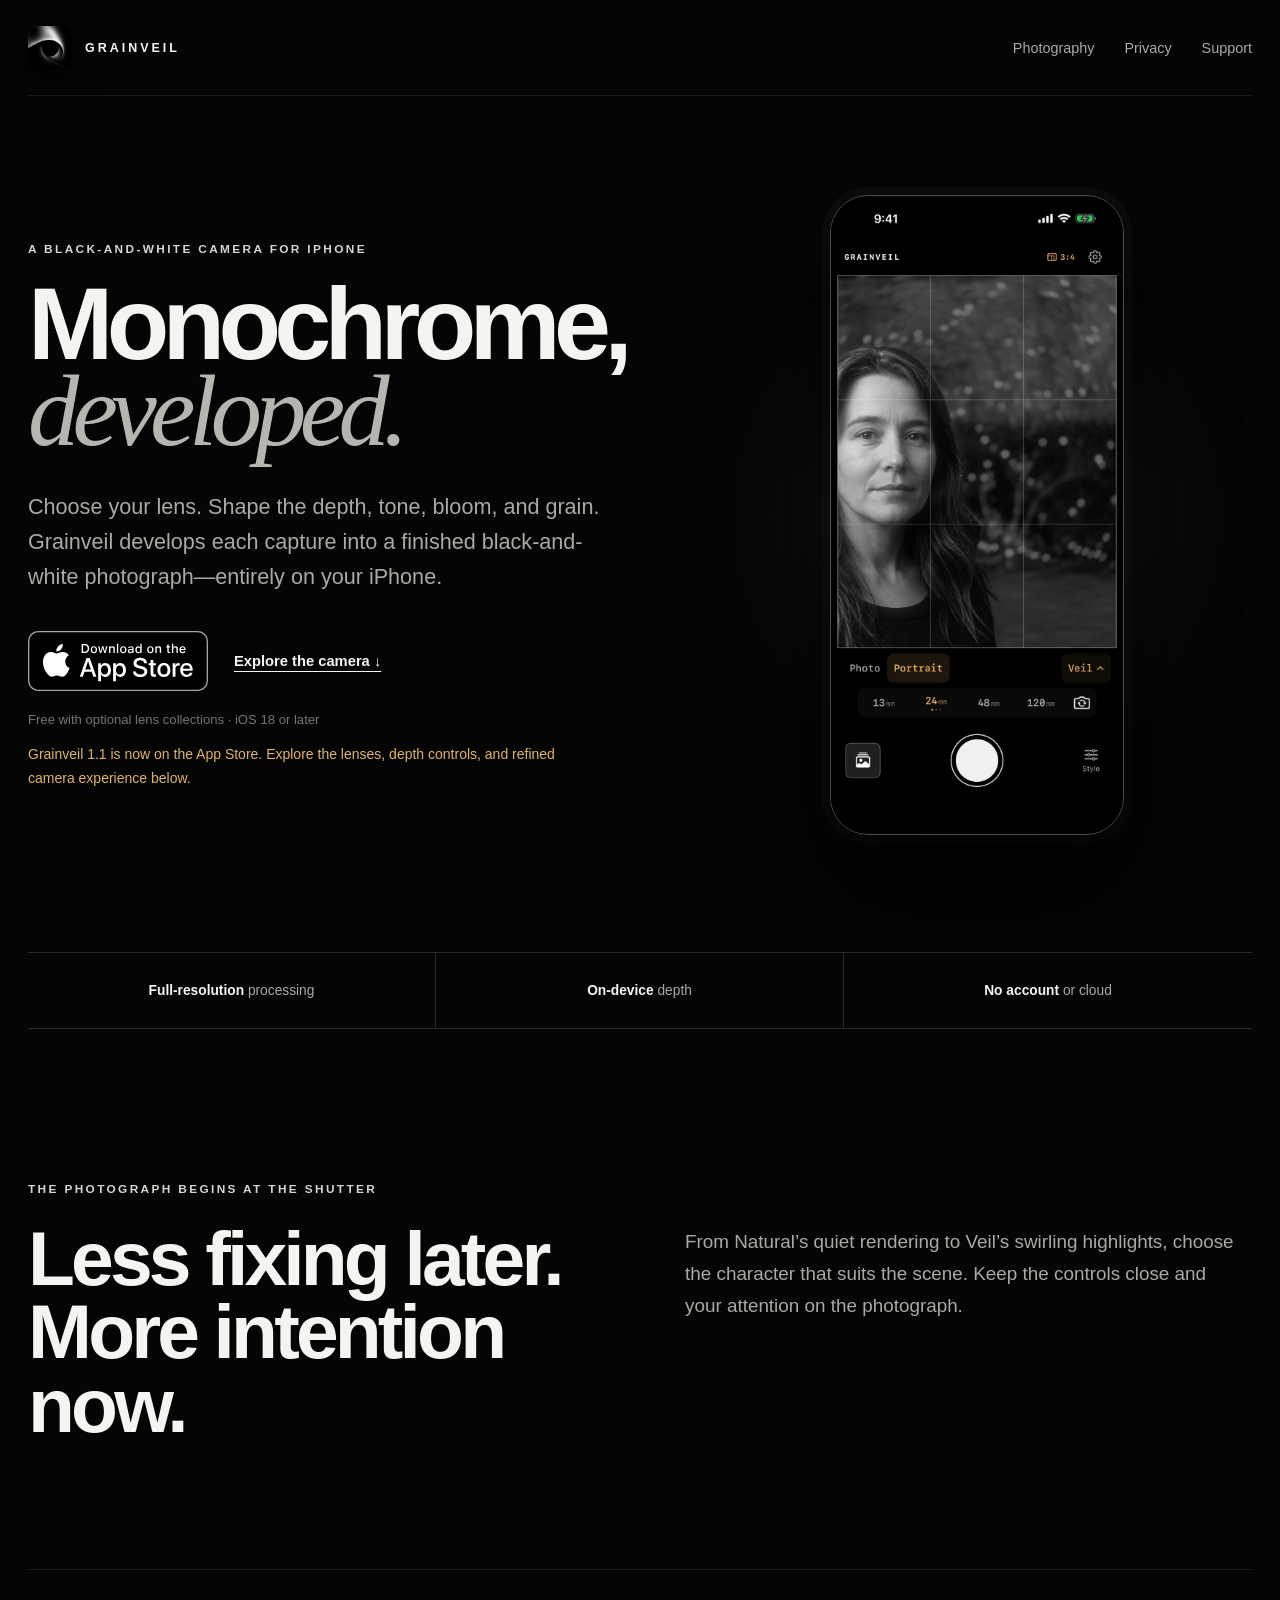
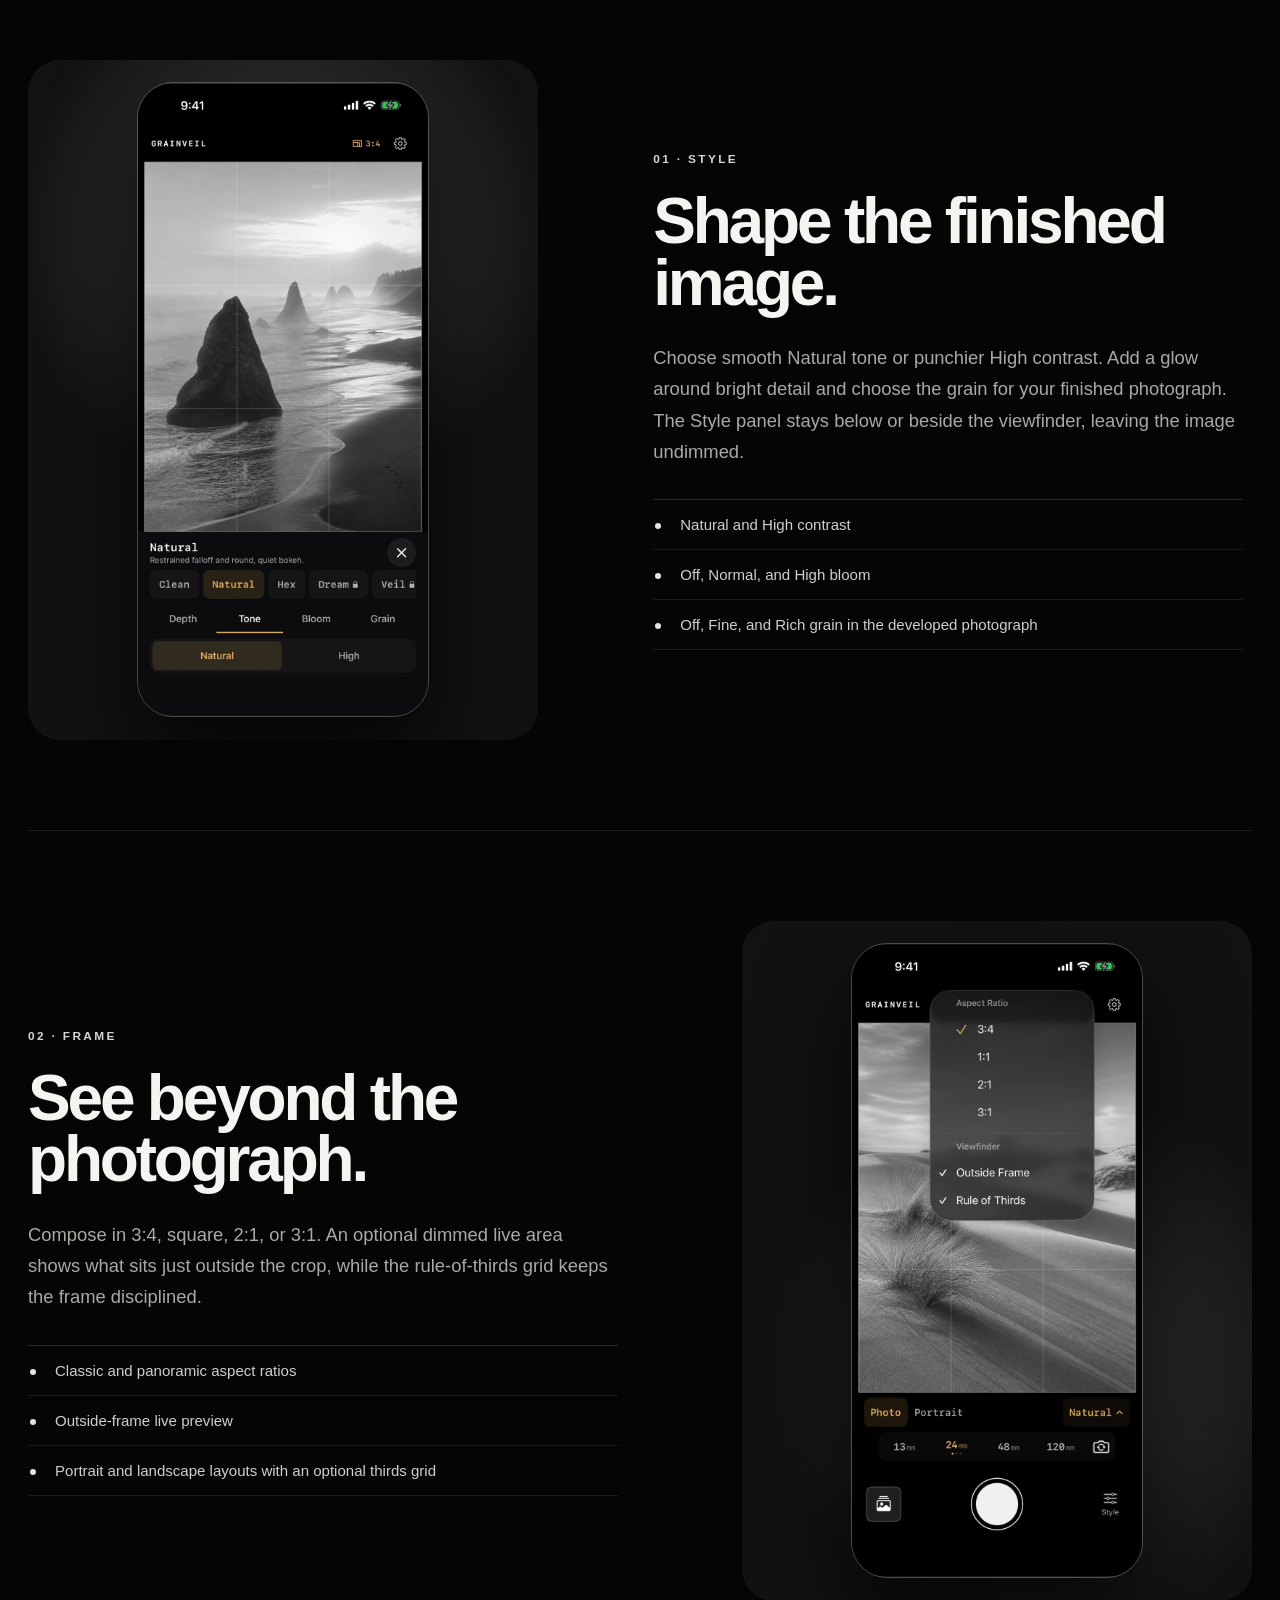
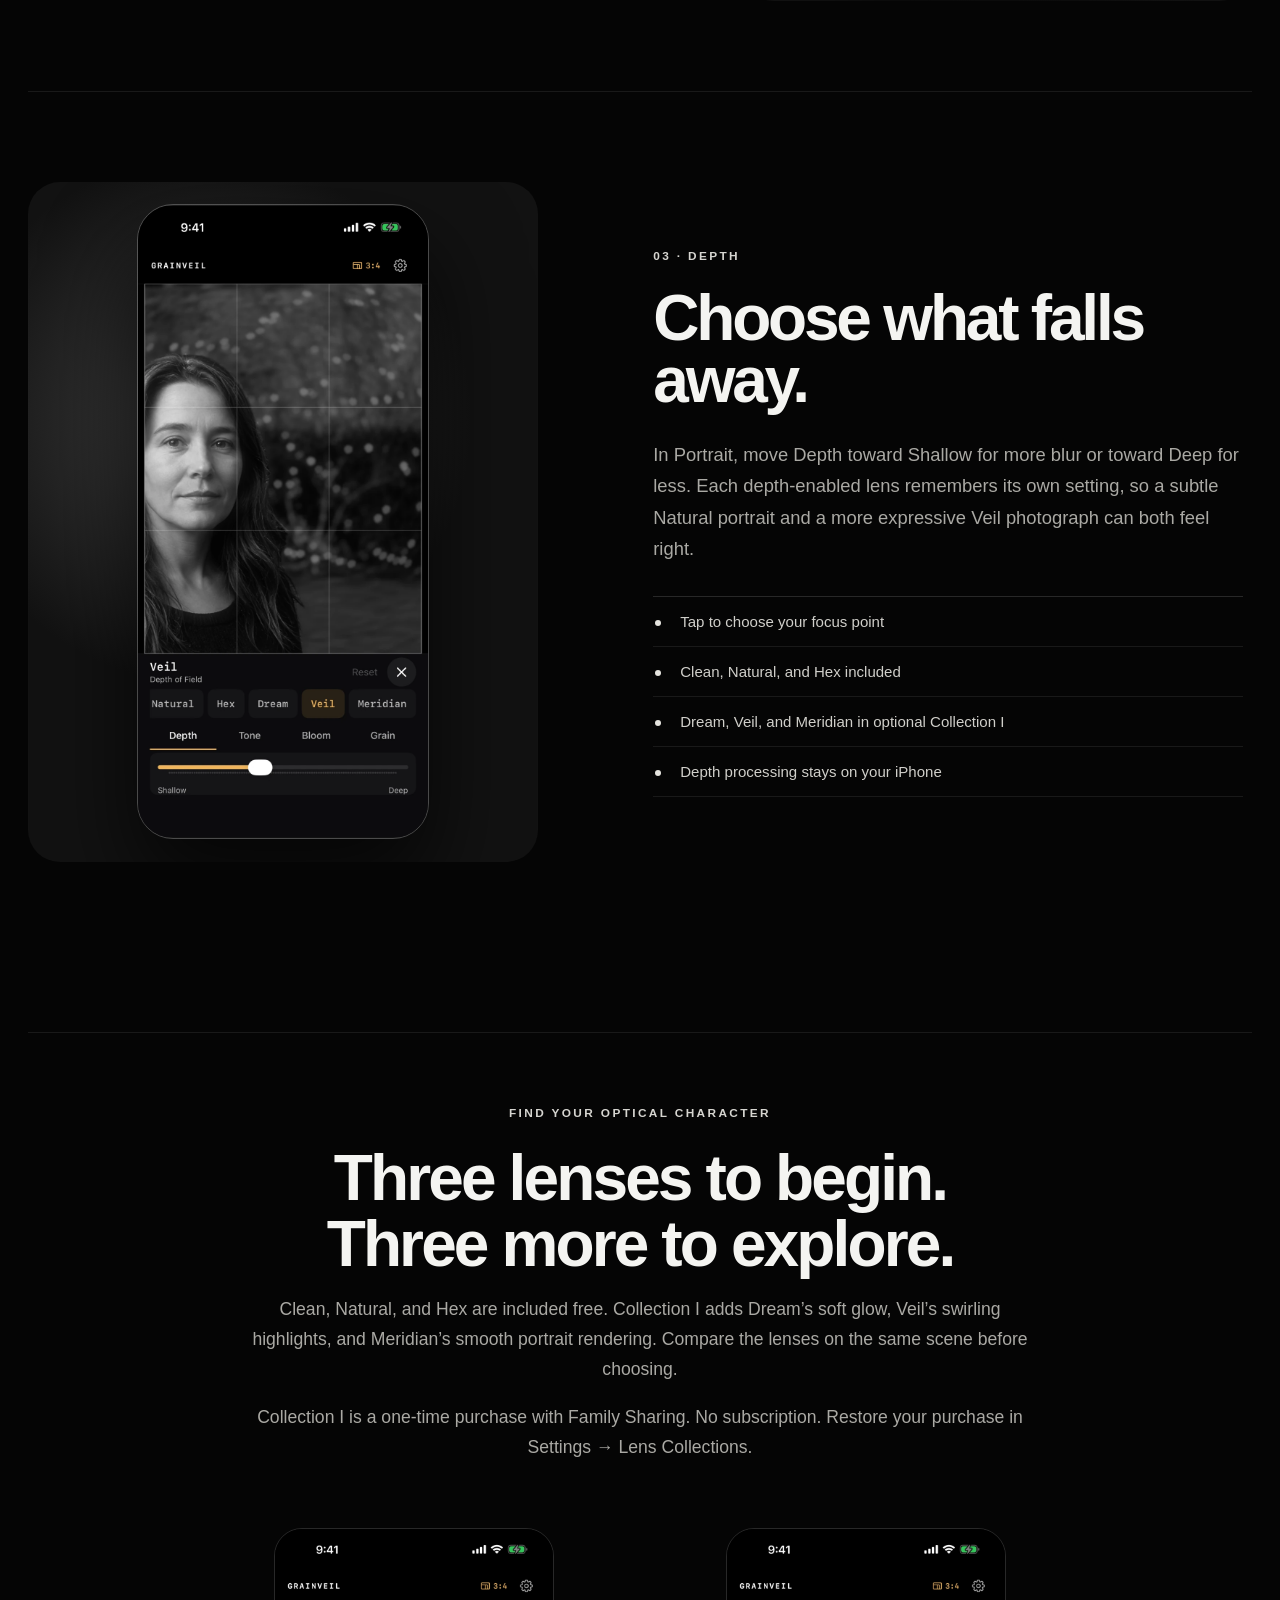
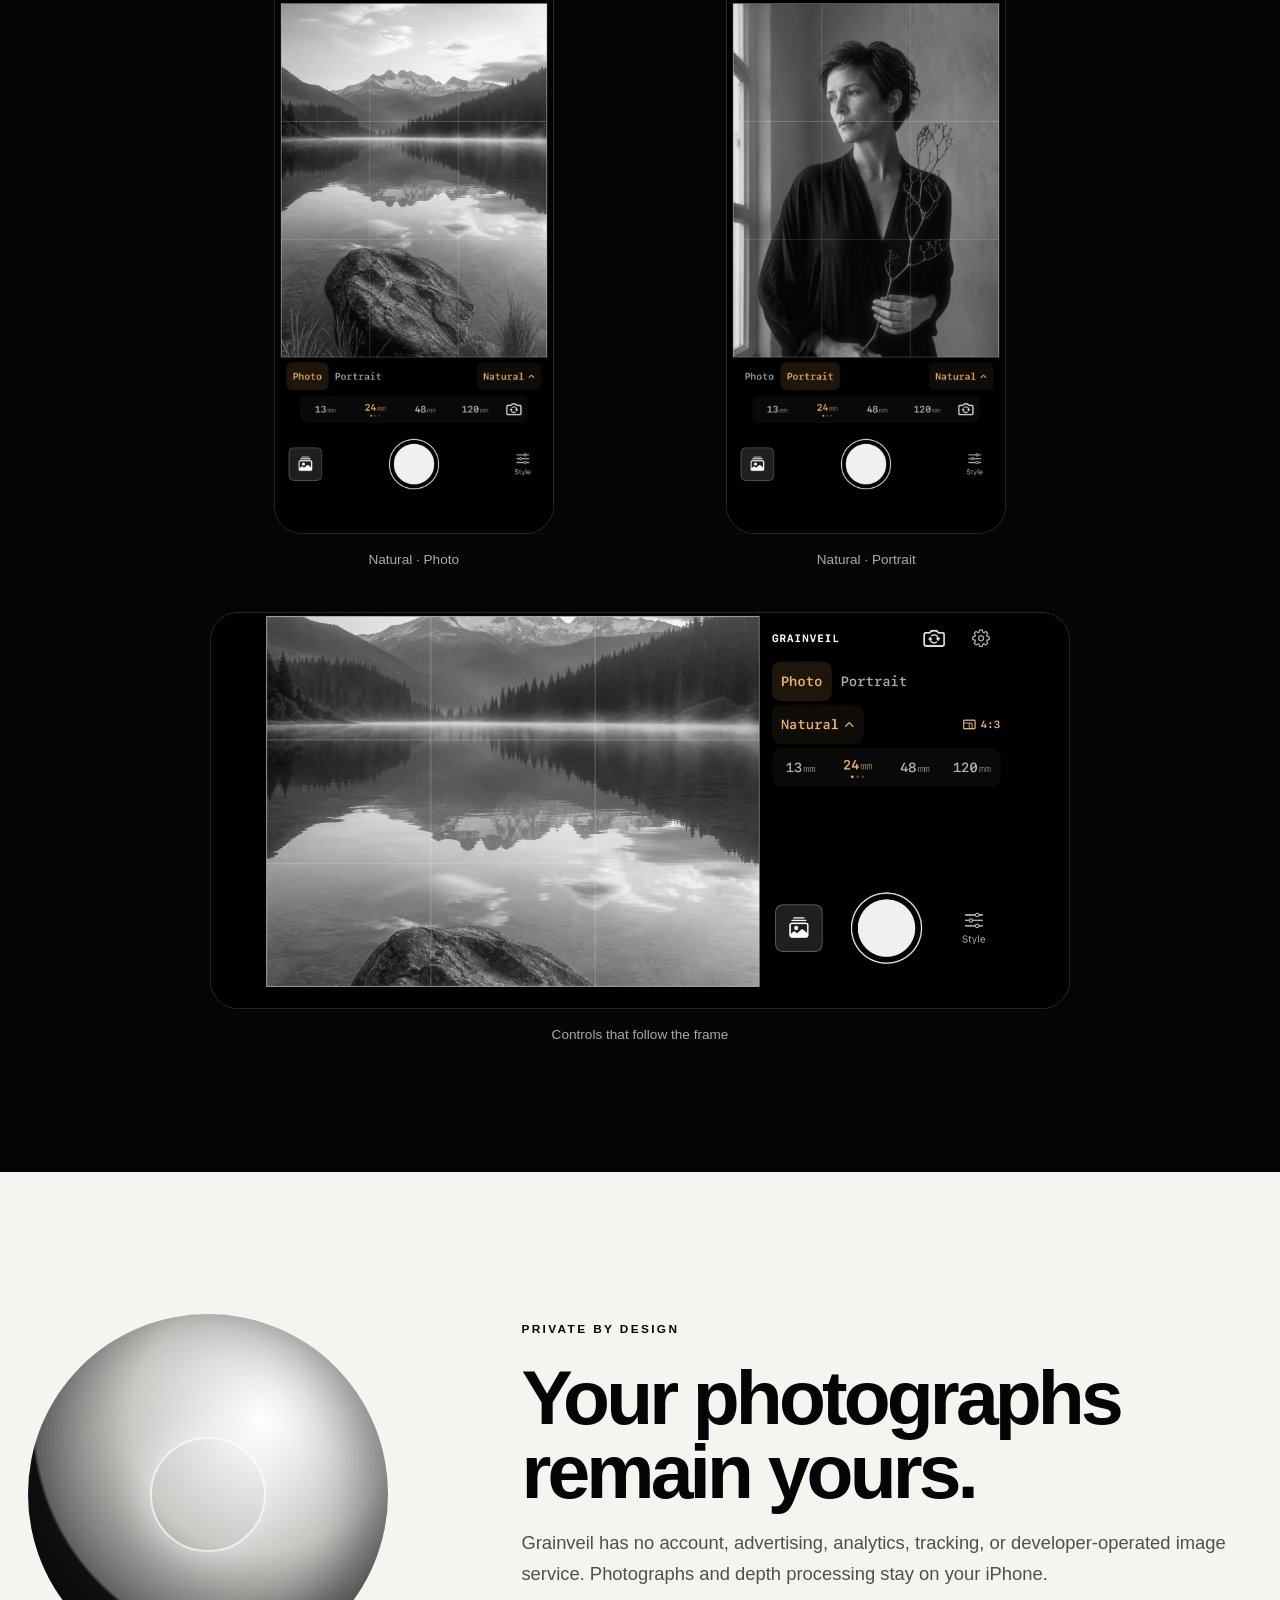
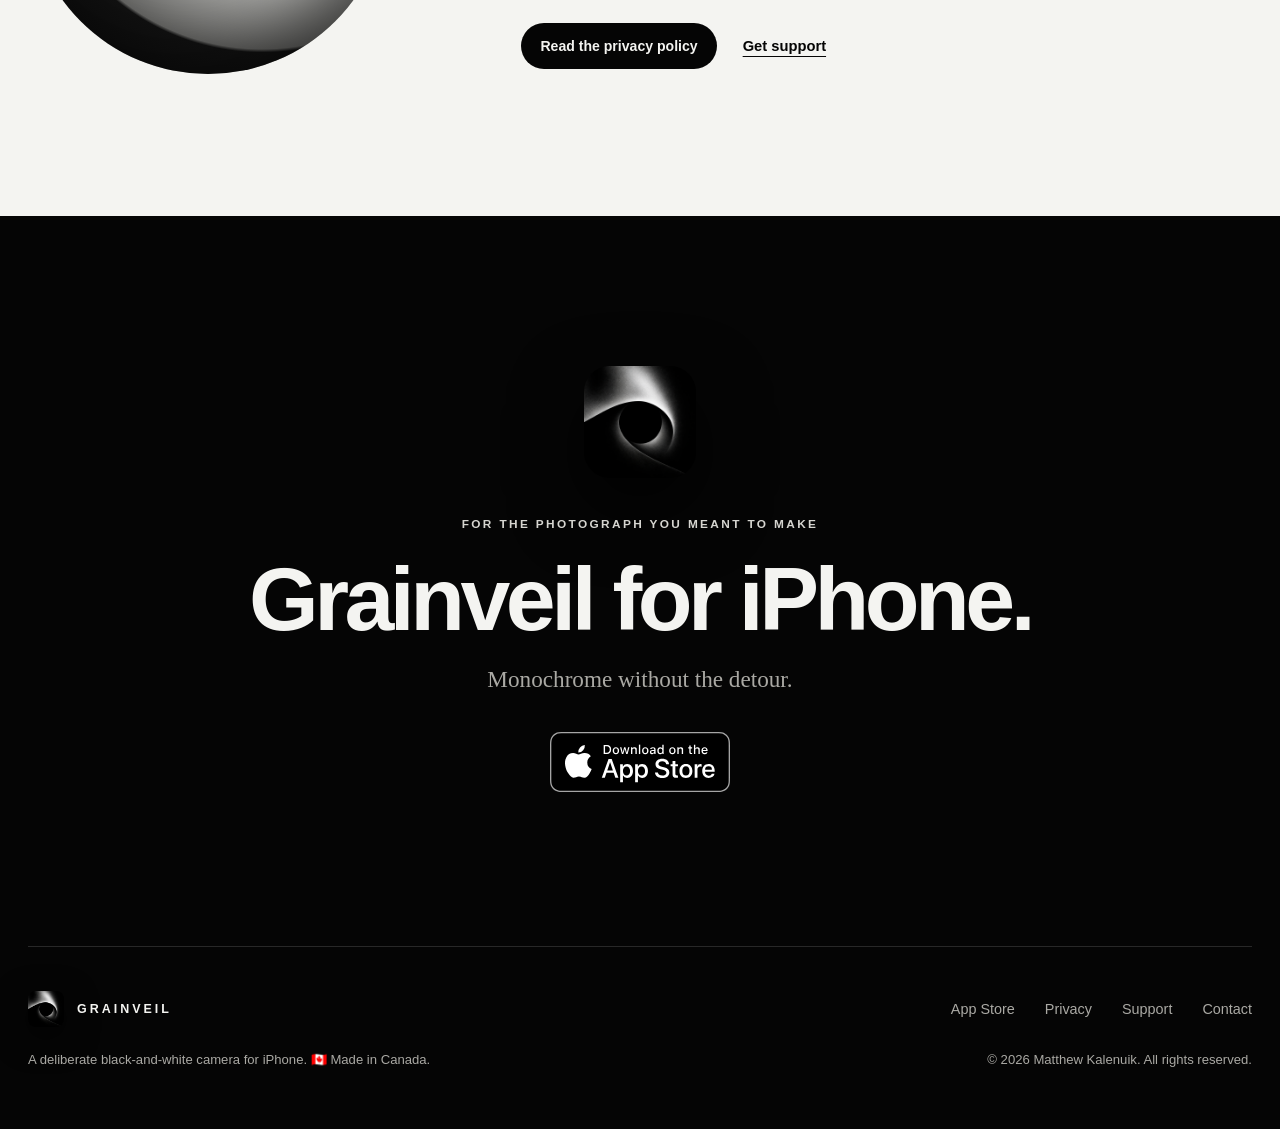
<file: index.html>
<!doctype html>
<html lang="en">
<head>
  <meta charset="utf-8">
  <meta name="viewport" content="width=device-width, initial-scale=1">
  <meta name="theme-color" content="#050505">
  <meta name="description" content="Grainveil is a black-and-white camera for iPhone with distinctive lenses, adjustable depth of field, film grain, optical bloom, and on-device photo processing.">
  <link rel="canonical" href="https://grainveil.mkultra.pro/">
  <link rel="icon" href="assets/icon-web.png">
  <link rel="apple-touch-icon" href="assets/icon-web.png">
  <meta property="og:title" content="Grainveil — Monochrome, developed.">
  <meta property="og:description" content="A deliberate black-and-white camera for iPhone. Shape the frame, tone, bloom, and depth before the shutter.">
  <meta property="og:type" content="website">
  <meta property="og:url" content="https://grainveil.mkultra.pro/">
  <meta property="og:image" content="https://grainveil.mkultra.pro/assets/grainveil-social.png?v=20260831">
  <meta property="og:image:width" content="1200">
  <meta property="og:image:height" content="630">
  <meta property="og:image:alt" content="Grainveil monochrome photographic campaign artwork">
  <meta name="twitter:card" content="summary_large_image">
  <meta name="twitter:title" content="Grainveil — Monochrome, developed.">
  <meta name="twitter:description" content="A deliberate black-and-white camera for iPhone.">
  <meta name="twitter:image" content="https://grainveil.mkultra.pro/assets/grainveil-social.png?v=20260831">
  <meta property="al:ios:app_store_id" content="6806885347">
  <meta property="al:ios:app_name" content="Grainveil">
  <title>Grainveil — Monochrome, developed.</title>
  <link rel="stylesheet" href="style.css?v=20260911-release">
</head>
<body>
  <a class="skip-link" href="#main">Skip to content</a>
  <header class="site-header shell">
    <a class="brand" href="#top" aria-label="Grainveil home">
      <img src="assets/icon-web.png" width="44" height="44" alt="">
      <span>GRAINVEIL</span>
    </a>
    <nav aria-label="Main navigation">
      <a href="#photography">Photography</a>
      <a href="#privacy">Privacy</a>
      <a href="support/">Support</a>
    </nav>
  </header>

  <main id="main">
    <section class="hero shell" id="top">
      <div class="hero-copy">
        <p class="eyebrow">A black-and-white camera for iPhone</p>
        <h1>Monochrome,<br><em>developed.</em></h1>
        <p class="lede">Choose your lens. Shape the depth, tone, bloom, and grain. Grainveil develops each capture into a finished black-and-white photograph—entirely on your iPhone.</p>
        <div class="hero-actions">
          <a class="app-store-link" href="https://apps.apple.com/app/grainveil/id6806885347" aria-label="Download Grainveil on the App Store">
            <img class="app-store-badge" src="assets/app-store-badge.svg" width="180" height="60" alt="Download Grainveil on the App Store">
          </a>
          <a class="text-link" href="#photography">Explore the camera <span aria-hidden="true">↓</span></a>
        </div>
        <p class="system-note">Free with optional lens collections · iOS 18 or later</p>
        <p class="release-note">Grainveil 1.1 is now on the App Store. Explore the lenses, depth controls, and refined camera experience below.</p>
      </div>
      <div class="hero-visual" aria-label="Grainveil Portrait mode with the Veil lens">
        <div class="halo" aria-hidden="true"></div>
        <img class="phone-shot" src="assets/1.1-release/veil-portrait.webp" width="800" height="1738" fetchpriority="high" alt="Grainveil 1.1 in Portrait mode with Veil selected, showing a monochrome portrait against soft foliage">
      </div>
    </section>

    <section class="principles shell" aria-label="Product principles">
      <p><strong>Full-resolution</strong> processing</p>
      <p><strong>On-device</strong> depth</p>
      <p><strong>No account</strong> or cloud</p>
    </section>

    <section class="intro shell" id="photography">
      <p class="kicker">The photograph begins at the shutter</p>
      <h2>Less fixing later.<br>More intention now.</h2>
      <p>From Natural’s quiet rendering to Veil’s swirling highlights, choose the character that suits the scene. Keep the controls close and your attention on the photograph.</p>
    </section>

    <section class="story shell" aria-label="Grainveil features">
      <article class="story-row">
        <div class="story-image soft-silver">
          <img src="assets/1.1-release/image-style.webp" width="800" height="1738" loading="lazy" alt="Grainveil’s inline Style panel, with Natural selected and Depth, Tone, Bloom, and Grain controls below the photograph">
        </div>
        <div class="story-copy">
          <p class="chapter">01 · Style</p>
          <h2>Shape the finished image.</h2>
          <p>Choose smooth Natural tone or punchier High contrast. Add a glow around bright detail and choose the grain for your finished photograph. The Style panel stays below or beside the viewfinder, leaving the image undimmed.</p>
          <ul class="feature-list">
            <li>Natural and High contrast</li>
            <li>Off, Normal, and High bloom</li>
            <li>Off, Fine, and Rich grain in the developed photograph</li>
          </ul>
        </div>
      </article>

      <article class="story-row reverse">
        <div class="story-image warm-silver">
          <img src="assets/1.1-release/framing.webp" width="800" height="1738" loading="lazy" alt="Grainveil’s framing controls over a monochrome landscape, with aspect ratios and an outside-frame preview">
        </div>
        <div class="story-copy">
          <p class="chapter">02 · Frame</p>
          <h2>See beyond the photograph.</h2>
          <p>Compose in 3:4, square, 2:1, or 3:1. An optional dimmed live area shows what sits just outside the crop, while the rule-of-thirds grid keeps the frame disciplined.</p>
          <ul class="feature-list">
            <li>Classic and panoramic aspect ratios</li>
            <li>Outside-frame live preview</li>
            <li>Portrait and landscape layouts with an optional thirds grid</li>
          </ul>
        </div>
      </article>

      <article class="story-row">
        <div class="story-image deep-silver">
          <img src="assets/1.1-release/depth-of-field.webp" width="800" height="1738" loading="lazy" alt="Veil’s Depth of Field control, with a slider from Shallow to Deep beneath a monochrome portrait">
        </div>
        <div class="story-copy">
          <p class="chapter">03 · Depth</p>
          <h2>Choose what falls away.</h2>
          <p>In Portrait, move Depth toward Shallow for more blur or toward Deep for less. Each depth-enabled lens remembers its own setting, so a subtle Natural portrait and a more expressive Veil photograph can both feel right.</p>
          <ul class="feature-list">
            <li>Tap to choose your focus point</li>
            <li>Clean, Natural, and Hex included</li>
            <li>Dream, Veil, and Meridian in optional Collection I</li>
            <li>Depth processing stays on your iPhone</li>
          </ul>
        </div>
      </article>
    </section>

    <section class="collection-section shell" aria-labelledby="collection-heading">
      <div class="collection-copy">
        <p class="kicker">Find your optical character</p>
        <h2 id="collection-heading">Three lenses to begin.<br>Three more to explore.</h2>
        <p>Clean, Natural, and Hex are included free. Collection I adds Dream’s soft glow, Veil’s swirling highlights, and Meridian’s smooth portrait rendering. Compare the lenses on the same scene before choosing.</p>
        <p>Collection I is a one-time purchase with Family Sharing. No subscription. Restore your purchase in Settings → Lens Collections.</p>
      </div>
      <div class="camera-gallery">
        <figure>
          <a href="assets/1.1-release/camera.webp" aria-label="View the camera screenshot at full size"><img src="assets/1.1-release/camera.webp" width="800" height="1738" loading="lazy" alt="Grainveil’s monochrome camera viewfinder with Natural selected"></a>
          <figcaption>Natural · Photo</figcaption>
        </figure>
        <figure>
          <a href="assets/1.1-release/portrait.webp" aria-label="View the portrait screenshot at full size"><img src="assets/1.1-release/portrait.webp" width="800" height="1738" loading="lazy" alt="Natural selected in Grainveil’s Portrait mode"></a>
          <figcaption>Natural · Portrait</figcaption>
        </figure>
        <figure class="landscape-example">
          <a href="assets/1.1-release/landscape.webp" aria-label="View the landscape screenshot at full size"><img src="assets/1.1-release/landscape.webp" width="1600" height="736" loading="lazy" alt="Grainveil’s camera controls arranged beside the photograph in landscape orientation"></a>
          <figcaption>Controls that follow the frame</figcaption>
        </figure>
      </div>
    </section>

    <section class="privacy-band" id="privacy">
      <div class="shell privacy-grid">
        <div class="privacy-mark" aria-hidden="true"><span></span></div>
        <div>
          <p class="kicker">Private by design</p>
          <h2>Your photographs remain yours.</h2>
          <p>Grainveil has no account, advertising, analytics, tracking, or developer-operated image service. Photographs and depth processing stay on your iPhone.</p>
          <div class="privacy-actions">
            <a class="button-light" href="privacy/">Read the privacy policy</a>
            <a class="text-link" href="support/">Get support</a>
          </div>
        </div>
      </div>
    </section>

    <section class="closing shell">
      <img class="closing-icon" src="assets/icon-web.png" width="112" height="112" alt="Grainveil app icon">
      <p class="kicker">For the photograph you meant to make</p>
      <h2>Grainveil for iPhone.</h2>
      <p>Monochrome without the detour.</p>
      <a class="app-store-link closing-download" href="https://apps.apple.com/app/grainveil/id6806885347" aria-label="Download Grainveil on the App Store">
        <img class="app-store-badge" src="assets/app-store-badge.svg" width="180" height="60" alt="Download Grainveil on the App Store">
      </a>
    </section>
  </main>

  <footer class="site-footer shell">
    <div class="brand footer-brand"><img src="assets/icon-web.png" width="36" height="36" alt=""><span>GRAINVEIL</span></div>
    <p>A deliberate black-and-white camera for iPhone. <span class="made-in-canada"><span role="img" aria-label="Canadian flag">🇨🇦</span> Made in Canada.</span></p>
    <nav aria-label="Footer navigation"><a href="https://apps.apple.com/app/grainveil/id6806885347">App Store</a><a href="privacy/">Privacy</a><a href="support/">Support</a><a href="mailto:info@mkultra.pro">Contact</a></nav>
    <p class="copyright">© 2026 Matthew Kalenuik. All rights reserved.</p>
  </footer>
</body>
</html>
</file>
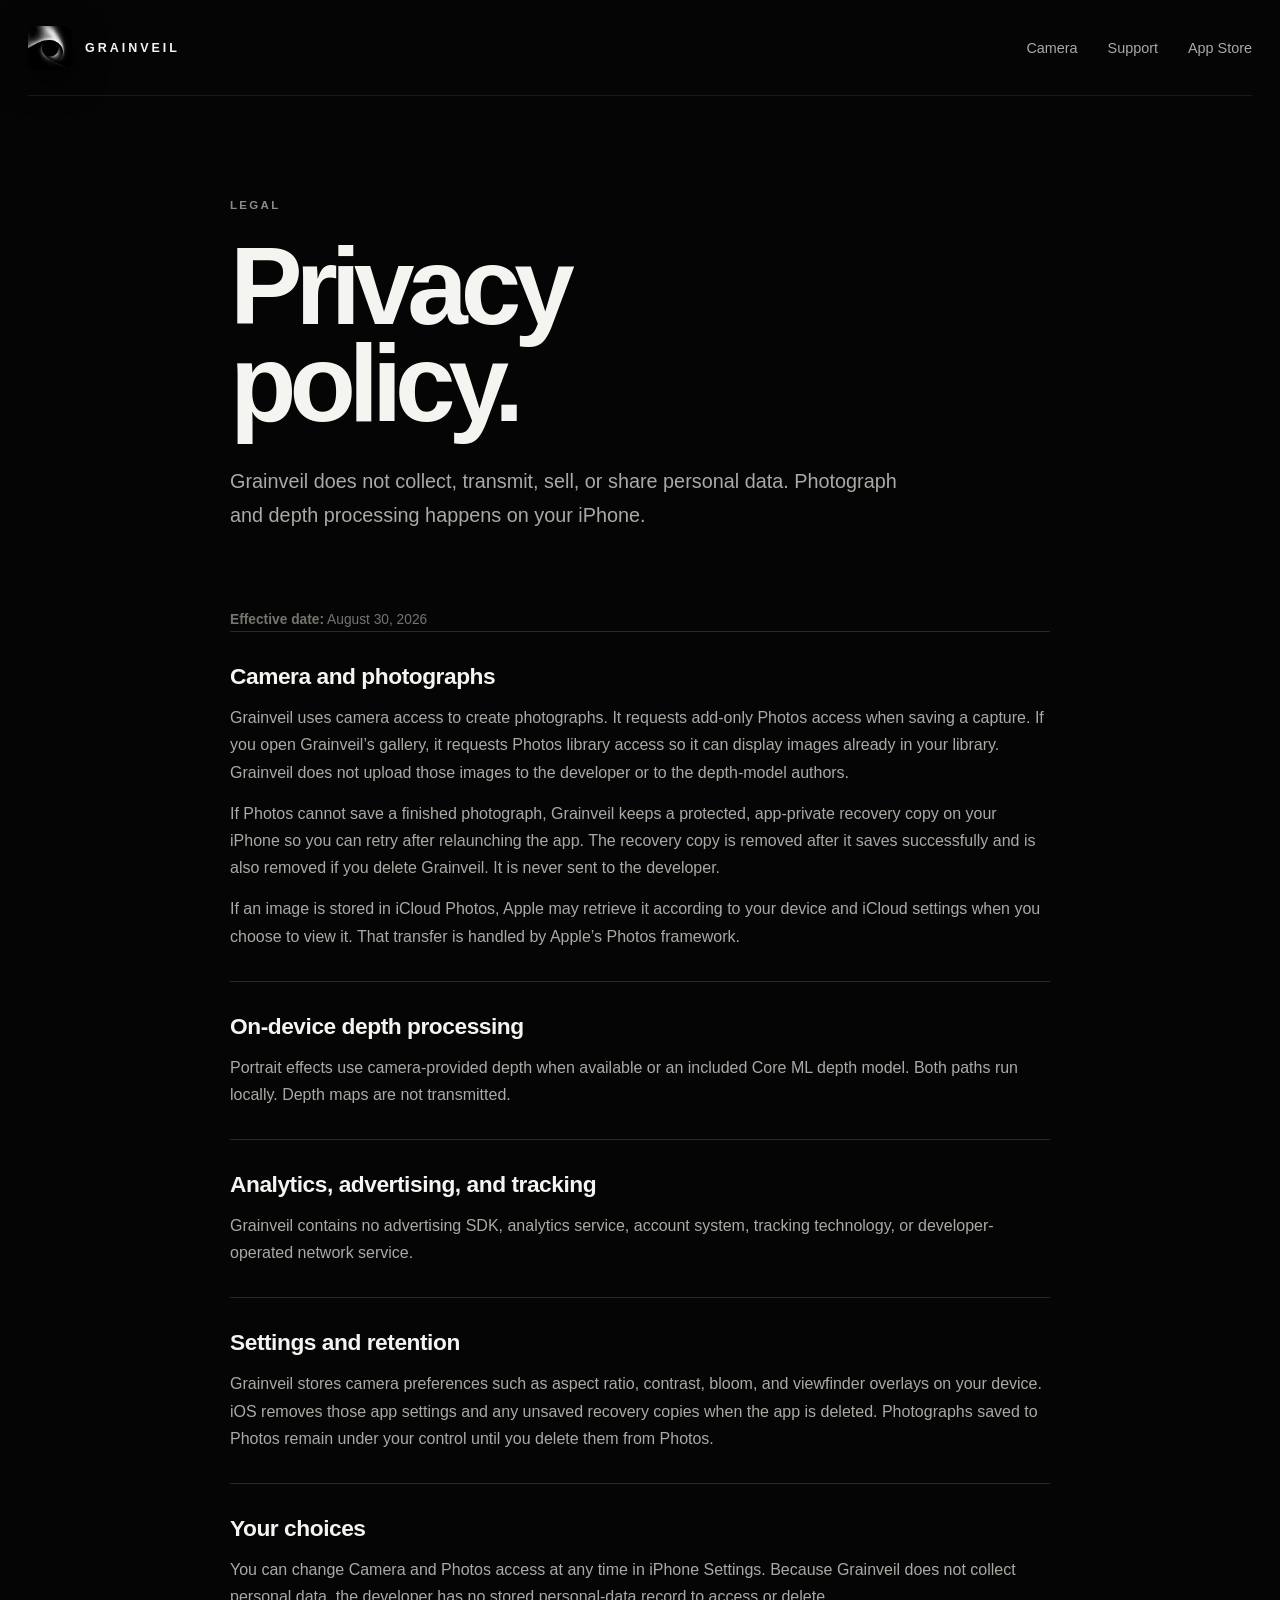
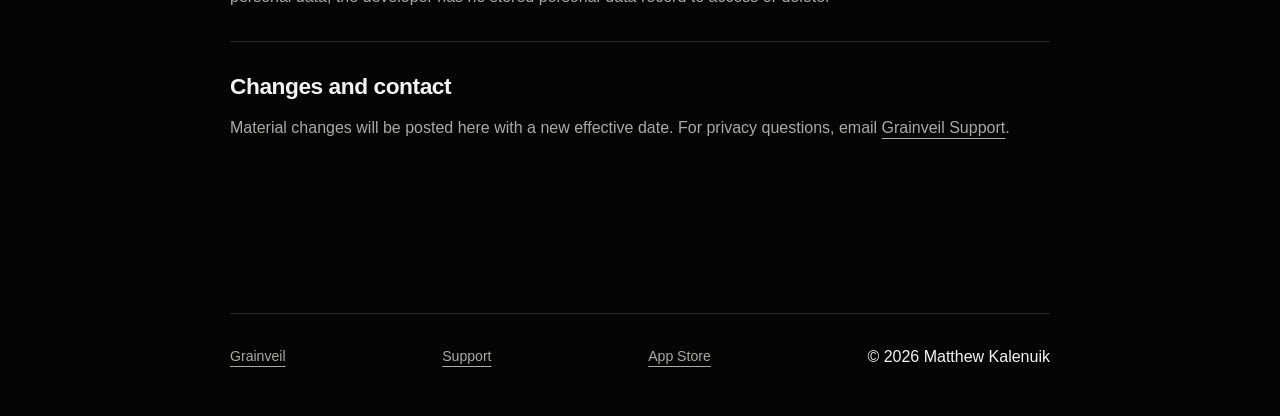
<file: privacy/index.html>
<!doctype html>
<html lang="en">
<head>
  <meta charset="utf-8">
  <meta name="viewport" content="width=device-width, initial-scale=1">
  <meta name="theme-color" content="#050505">
  <meta name="description" content="Grainveil privacy policy. Photographs and depth processing remain on your iPhone.">
  <link rel="canonical" href="https://grainveil.mkultra.pro/privacy">
  <link rel="icon" href="../assets/icon-web.png">
  <title>Privacy Policy — Grainveil</title>
  <link rel="stylesheet" href="../style.css?v=20260903-1">
</head>
<body class="inner-page">
  <a class="skip-link" href="#main">Skip to content</a>
  <header class="site-header shell inner-header">
    <a class="brand" href="../"><img src="../assets/icon-web.png" width="44" height="44" alt=""><span>GRAINVEIL</span></a>
    <nav aria-label="Main navigation"><a href="../">Camera</a><a href="../support/">Support</a><a href="https://apps.apple.com/app/grainveil/id6806885347">App Store</a></nav>
  </header>
  <main class="inner-main" id="main">
    <p class="page-label">Legal</p>
    <h1>Privacy<br>policy.</h1>
    <p class="page-intro">Grainveil does not collect, transmit, sell, or share personal data. Photograph and depth processing happens on your iPhone.</p>
    <p class="legal-meta"><strong>Effective date:</strong> August 30, 2026</p>
    <section class="legal-section"><h2>Camera and photographs</h2><p>Grainveil uses camera access to create photographs. It requests add-only Photos access when saving a capture. If you open Grainveil’s gallery, it requests Photos library access so it can display images already in your library. Grainveil does not upload those images to the developer or to the depth-model authors.</p><p>If Photos cannot save a finished photograph, Grainveil keeps a protected, app-private recovery copy on your iPhone so you can retry after relaunching the app. The recovery copy is removed after it saves successfully and is also removed if you delete Grainveil. It is never sent to the developer.</p><p>If an image is stored in iCloud Photos, Apple may retrieve it according to your device and iCloud settings when you choose to view it. That transfer is handled by Apple’s Photos framework.</p></section>
    <section class="legal-section"><h2>On-device depth processing</h2><p>Portrait effects use camera-provided depth when available or an included Core ML depth model. Both paths run locally. Depth maps are not transmitted.</p></section>
    <section class="legal-section"><h2>Analytics, advertising, and tracking</h2><p>Grainveil contains no advertising SDK, analytics service, account system, tracking technology, or developer-operated network service.</p></section>
    <section class="legal-section"><h2>Settings and retention</h2><p>Grainveil stores camera preferences such as aspect ratio, contrast, bloom, and viewfinder overlays on your device. iOS removes those app settings and any unsaved recovery copies when the app is deleted. Photographs saved to Photos remain under your control until you delete them from Photos.</p></section>
    <section class="legal-section"><h2>Your choices</h2><p>You can change Camera and Photos access at any time in iPhone Settings. Because Grainveil does not collect personal data, the developer has no stored personal-data record to access or delete.</p></section>
    <section class="legal-section"><h2>Changes and contact</h2><p>Material changes will be posted here with a new effective date. For privacy questions, email <a href="mailto:info@mkultra.pro?subject=Grainveil%20Privacy">Grainveil Support</a>.</p></section>
  </main>
  <footer class="inner-footer"><a href="../">Grainveil</a><a href="../support/">Support</a><a href="https://apps.apple.com/app/grainveil/id6806885347">App Store</a><span class="copyright">© 2026 Matthew Kalenuik</span></footer>
</body>
</html>
</file>
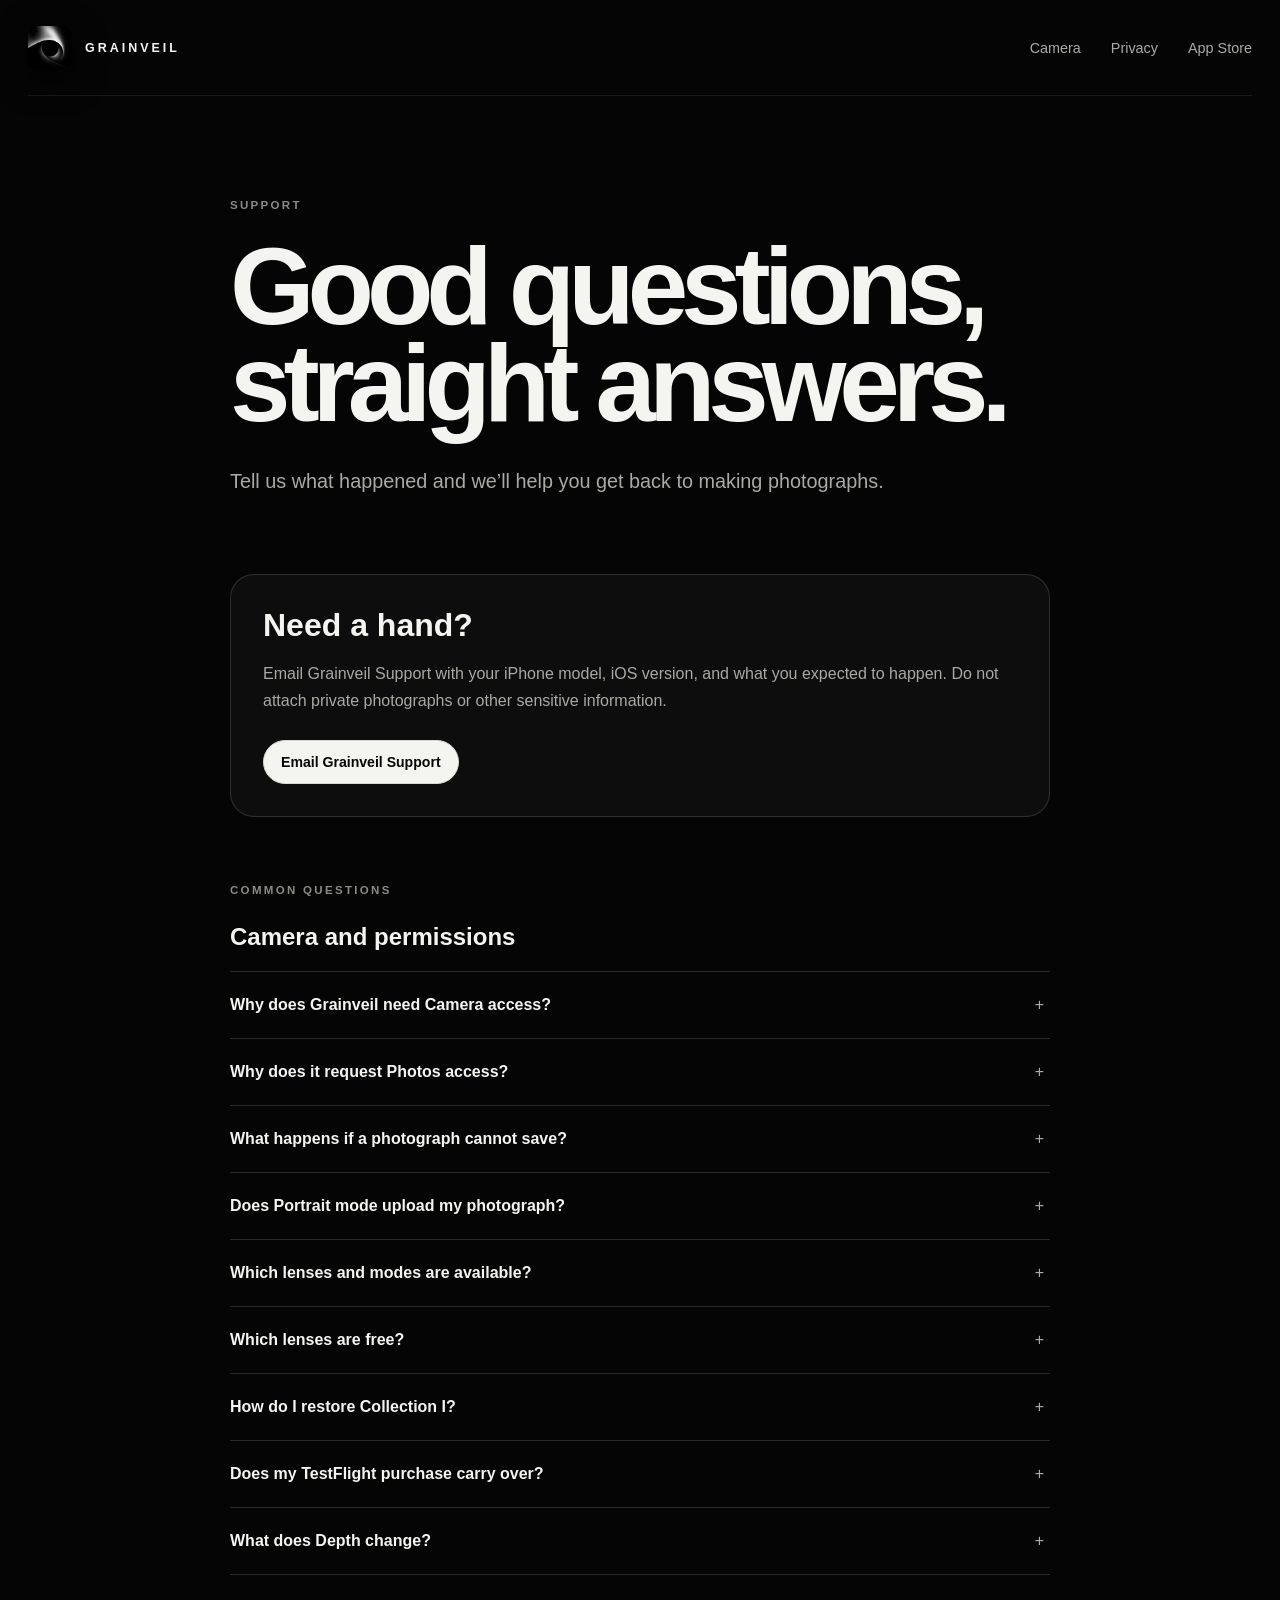
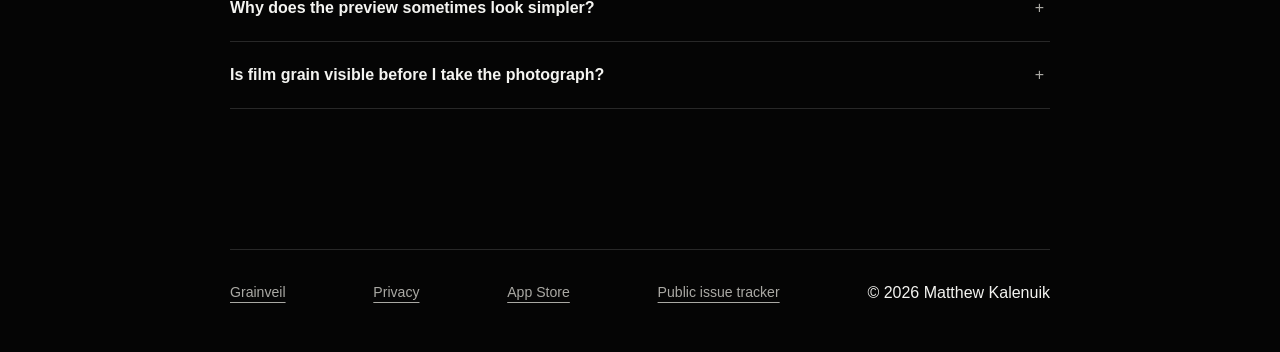
<file: support/index.html>
<!doctype html>
<html lang="en">
<head>
  <meta charset="utf-8">
  <meta name="viewport" content="width=device-width, initial-scale=1">
  <meta name="theme-color" content="#050505">
  <meta name="description" content="Help and support for Grainveil, the deliberate black-and-white camera for iPhone.">
  <link rel="canonical" href="https://grainveil.mkultra.pro/support">
  <link rel="icon" href="../assets/icon-web.png">
  <title>Support — Grainveil</title>
  <link rel="stylesheet" href="../style.css?v=20260911-release">
</head>
<body class="inner-page">
  <a class="skip-link" href="#main">Skip to content</a>
  <header class="site-header shell inner-header">
    <a class="brand" href="../"><img src="../assets/icon-web.png" width="44" height="44" alt=""><span>GRAINVEIL</span></a>
    <nav aria-label="Main navigation"><a href="../">Camera</a><a href="../privacy/">Privacy</a><a href="https://apps.apple.com/app/grainveil/id6806885347">App Store</a></nav>
  </header>
  <main class="inner-main" id="main">
    <p class="page-label">Support</p>
    <h1>Good questions,<br>straight answers.</h1>
    <p class="page-intro">Tell us what happened and we’ll help you get back to making photographs.</p>
    <section class="support-card"><h2>Need a hand?</h2><p>Email Grainveil Support with your iPhone model, iOS version, and what you expected to happen. Do not attach private photographs or other sensitive information.</p><a class="button-dark" href="mailto:info@mkultra.pro?subject=Grainveil%20Support">Email Grainveil Support</a></section>
    <section aria-labelledby="faq-title">
      <p class="page-label">Common questions</p>
      <h2 id="faq-title">Camera and permissions</h2>
      <div class="faq-list">
        <details><summary>Why does Grainveil need Camera access?</summary><p>Camera access lets Grainveil show the viewfinder, focus, meter, and take photographs. The live image and finished photograph are processed on your iPhone.</p></details>
        <details><summary>Why does it request Photos access?</summary><p>Grainveil first requests add-only access so it can save captures. It asks for broader library access only when you open its gallery. You can review or change access in iPhone Settings.</p></details>
        <details><summary>What happens if a photograph cannot save?</summary><p>Grainveil keeps a protected recovery copy inside the app so you can retry after restoring Photos access or relaunching. The recovery copy is removed after a successful save.</p></details>
        <details><summary>Does Portrait mode upload my photograph?</summary><p>No. Camera depth and the bundled Smart Depth model both run on your device. Grainveil does not operate an image-processing service.</p></details>
        <details><summary>Which lenses and modes are available?</summary><p>Rear wide, ultra-wide, telephoto, and front cameras appear when supported by your iPhone. Some depth paths and lens combinations depend on the camera hardware available on that device.</p></details>
        <details><summary>Which lenses are free?</summary><p>Clean, Natural, and Hex are included free. Collection I is an optional, one-time purchase that unlocks Dream, Veil, and Meridian, with Family Sharing and no subscription.</p></details>
        <details><summary>How do I restore Collection I?</summary><p>Open Settings → Lens Collections → Restore Purchases and sign in to the Apple Account used for the purchase.</p></details>
        <details><summary>Does my TestFlight purchase carry over?</summary><p>TestFlight uses Apple’s no-charge sandbox purchase flow. Those test purchases do not carry over to the App Store version. To use Dream, Veil, and Meridian in the App Store version, purchase Collection I in Settings → Lens Collections, or restore an existing App Store purchase.</p></details>
        <details><summary>What does Depth change?</summary><p>In Portrait mode, open Style and choose Depth. Move toward Shallow for more out-of-focus blur, or Deep for less. Each depth-enabled lens remembers its setting. Clean has no added depth blur.</p></details>
        <details><summary>Why does the preview sometimes look simpler?</summary><p>The live preview uses a lighter rendering budget than the developed photograph. On a warm iPhone, Grainveil reduces preview work and may use a basic camera preview. If iOS pauses the camera itself, Grainveil shows a separate message and resumes when the camera becomes available.</p></details>
        <details><summary>Is film grain visible before I take the photograph?</summary><p>Grain is applied to the developed photograph, not the live viewfinder. Choose Off, Fine, or Rich under Style → Grain.</p></details>
      </div>
    </section>
  </main>
  <footer class="inner-footer"><a href="../">Grainveil</a><a href="../privacy/">Privacy</a><a href="https://apps.apple.com/app/grainveil/id6806885347">App Store</a><a href="https://github.com/kaneda2004/Grainveil-Support/issues/new">Public issue tracker</a><span class="copyright">© 2026 Matthew Kalenuik</span></footer>
</body>
</html>
</file>
<file: style.css>
:root {
  color-scheme: dark;
  --black: #050505;
  --surface: #0d0d0d;
  --white: #f4f4f1;
  --muted: #aaa9a4;
  --quiet: #75746f;
  --line: rgba(255, 255, 255, 0.14);
  --line-soft: rgba(255, 255, 255, 0.08);
  --serif: "Iowan Old Style", "Baskerville", "Times New Roman", serif;
  --sans: -apple-system, BlinkMacSystemFont, "SF Pro Display", "Helvetica Neue", sans-serif;
  font-family: var(--sans);
  background: var(--black);
  color: var(--white);
  font-synthesis: none;
}

* { box-sizing: border-box; }
html { scroll-behavior: smooth; }
body { margin: 0; background: var(--black); color: var(--white); }
img { max-width: 100%; display: block; }
a { color: inherit; text-decoration-thickness: 1px; text-underline-offset: 5px; }
p { color: var(--muted); line-height: 1.7; }
.skip-link { position: fixed; z-index: 100; top: 12px; left: 12px; padding: 10px 14px; background: var(--white); color: var(--black); transform: translateY(-160%); }
.skip-link:focus { transform: translateY(0); }
.shell { width: min(1240px, calc(100% - 56px)); margin-inline: auto; }

.site-header { height: 96px; display: flex; align-items: center; justify-content: space-between; border-bottom: 1px solid var(--line-soft); }
.brand { display: inline-flex; align-items: center; gap: 13px; color: var(--white); text-decoration: none; font-size: .78rem; font-weight: 700; letter-spacing: .24em; }
.brand img { border-radius: 22%; box-shadow: 0 10px 32px rgba(0,0,0,.65); }
.site-header nav, .site-footer nav { display: flex; align-items: center; gap: 30px; }
.site-header nav a, .site-footer nav a { color: var(--muted); font-size: .9rem; text-decoration: none; transition: color .2s ease; }
.site-header nav a:hover, .site-footer nav a:hover { color: var(--white); }

.hero { min-height: 830px; display: grid; grid-template-columns: 1.02fr .98fr; align-items: center; gap: clamp(50px, 8vw, 120px); padding-block: 74px 92px; overflow: hidden; }
.hero-copy { position: relative; z-index: 1; min-width: 0; }
.eyebrow, .kicker, .chapter { margin: 0 0 22px; color: #d6d5d0; font-size: .74rem; font-weight: 700; letter-spacing: .2em; text-transform: uppercase; }
h1, h2, h3 { color: var(--white); }
h1 { margin: 0; font-size: clamp(4rem, 8vw, 7.4rem); line-height: .84; letter-spacing: -.065em; font-weight: 640; }
h1 em { font-family: var(--serif); font-weight: 400; color: #b7b5af; }
.lede { max-width: 640px; margin: 36px 0 0; font-size: clamp(1.08rem, 2vw, 1.35rem); line-height: 1.62; }
.hero-actions { display: flex; align-items: center; flex-wrap: wrap; gap: 26px; margin-top: 36px; max-width: 100%; }
.app-store-link { display: inline-block; border-radius: 10px; line-height: 0; text-decoration: none; transition: filter .2s ease, transform .2s ease; }
.app-store-link:hover { filter: brightness(1.1); transform: translateY(-2px); }
.app-store-badge { width: 180px; height: auto; }
.text-link { color: var(--white); font-size: .92rem; font-weight: 610; }
.system-note { margin: 18px 0 0; color: var(--quiet); font-size: .82rem; }
.release-note { margin: 12px 0 0; max-width: 38rem; color: #dfb468; font-size: .875rem; }
.made-in-canada { display: inline-block; }

.hero-visual { position: relative; display: grid; place-items: center; min-height: 690px; }
.halo { position: absolute; width: 590px; height: 590px; border-radius: 50%; background: radial-gradient(circle, rgba(255,255,255,.14), rgba(255,255,255,.025) 42%, transparent 70%); filter: blur(8px); }
.phone-shot { position: relative; z-index: 1; width: auto; height: min(640px, 72vh); max-width: min(300px, 72vw); aspect-ratio: 800 / 1738; object-fit: contain; border: 1px solid rgba(255,255,255,.28); border-radius: 38px; box-shadow: 0 55px 100px rgba(0,0,0,.78), 0 0 0 8px rgba(255,255,255,.025); }

.principles { display: grid; grid-template-columns: repeat(3, 1fr); border-block: 1px solid var(--line); }
.principles p { margin: 0; padding: 26px 30px; text-align: center; border-right: 1px solid var(--line); font-size: .86rem; }
.principles p:last-child { border-right: 0; }
.principles strong { color: var(--white); font-weight: 620; }

.intro { padding-block: 150px 126px; display: grid; grid-template-columns: 1fr 1fr; column-gap: 90px; }
.intro .kicker { grid-column: 1 / -1; }
.intro h2, .story-copy h2, .privacy-grid h2, .closing h2 { margin: 0; font-size: clamp(2.8rem, 6vw, 5.8rem); line-height: .96; letter-spacing: -.05em; font-weight: 560; }
.intro > p:last-child { margin: 4px 0 0; max-width: 560px; font-size: 1.18rem; }

.story { padding-bottom: 80px; }
.story-row { min-height: 820px; display: grid; grid-template-columns: .92fr 1.08fr; align-items: center; gap: clamp(60px, 9vw, 135px); padding-block: 90px; border-top: 1px solid var(--line-soft); }
.story-row.reverse { grid-template-columns: 1.08fr .92fr; }
.story-row.reverse .story-image { order: 2; }
.story-image { position: relative; min-height: 680px; display: grid; place-items: center; overflow: hidden; border-radius: 32px; background: #121212; }
.story-image::before { content: ""; position: absolute; inset: 0; opacity: .5; }
.soft-silver::before { background: radial-gradient(circle at 50% 25%, #747474, transparent 48%); }
.warm-silver::before { background: radial-gradient(circle at 60% 65%, #595959, transparent 52%); }
.deep-silver::before { background: radial-gradient(circle at 35% 35%, #6b6b6b, transparent 48%); }
.story-image img { position: relative; width: 292px; height: auto; aspect-ratio: 800 / 1738; object-fit: contain; border: 1px solid rgba(255,255,255,.24); border-radius: 36px; box-shadow: 0 45px 90px rgba(0,0,0,.72); }
.story-copy { max-width: 590px; }
.story-copy h2 { font-size: clamp(2.7rem, 5vw, 5.25rem); }
.story-copy > p:not(.chapter) { margin: 28px 0; font-size: 1.15rem; }
.feature-list { margin: 32px 0 0; padding: 0; list-style: none; border-top: 1px solid var(--line); }
.feature-list li { position: relative; padding: 16px 0 16px 27px; border-bottom: 1px solid var(--line-soft); color: #d0cfca; font-size: .94rem; }
.feature-list li::before { content: ""; position: absolute; left: 2px; top: 23px; width: 6px; height: 6px; border-radius: 50%; background: #e5e4df; }

.collection-section { padding-block: 70px 50px; border-top: 1px solid var(--line-soft); }
.collection-copy { max-width: 800px; margin: 0 auto 65px; text-align: center; }
.collection-copy h2 { margin: 0; font-size: clamp(2.5rem, 5vw, 4.7rem); line-height: 1.04; letter-spacing: -.045em; font-weight: 560; }
.collection-copy p:not(.kicker) { font-size: 1.1rem; }
.camera-gallery { max-width: 860px; margin: auto; display: grid; grid-template-columns: 1fr 1fr; gap: 45px; }
.camera-gallery figure { margin: 0; display: grid; justify-items: center; align-content: start; gap: 18px; }
.camera-gallery a { display: block; max-width: 280px; }
.camera-gallery img { width: 100%; height: auto; border: 1px solid var(--line); border-radius: 28px; }
.camera-gallery figcaption { color: var(--muted); font-size: .85rem; text-align: center; }
.camera-gallery .landscape-example { grid-column: 1 / -1; }
.camera-gallery .landscape-example a { max-width: 860px; }
.privacy-band { margin-top: 80px; padding-block: 142px; background: var(--white); color: var(--black); }
.privacy-grid { display: grid; grid-template-columns: .7fr 1.3fr; align-items: center; gap: 100px; }
.privacy-grid .kicker, .privacy-grid h2 { color: var(--black); }
.privacy-grid p:not(.kicker) { max-width: 720px; color: #4f4f4b; font-size: 1.15rem; }
.privacy-mark { width: min(360px, 70vw); aspect-ratio: 1; display: grid; place-items: center; border-radius: 50%; background: radial-gradient(circle at 65% 30%, #fff, #c9c9c6 38%, #656563 66%, #111 67%, #050505); box-shadow: inset -20px -16px 60px rgba(0,0,0,.42); }
.privacy-mark span { width: 32%; aspect-ratio: 1; border: 2px solid rgba(255,255,255,.7); border-radius: 50%; box-shadow: 0 0 42px rgba(255,255,255,.55); }
.privacy-actions { display: flex; align-items: center; flex-wrap: wrap; gap: 26px; margin-top: 34px; }
.button-light { display: inline-flex; align-items: center; min-height: 46px; padding: 0 19px; border-radius: 999px; background: var(--black); color: var(--white); text-decoration: none; font-size: .88rem; font-weight: 640; }
.privacy-grid .text-link { color: var(--black); }

.closing { padding-block: 150px; text-align: center; }
.closing .closing-icon { margin: 0 auto 36px; border-radius: 23%; box-shadow: 0 28px 70px rgba(0,0,0,.75); }
.closing h2 { font-size: clamp(3.2rem, 7vw, 6.4rem); }
.closing > p:not(.kicker) { margin: 18px 0 30px; font-family: var(--serif); font-size: 1.45rem; }
.closing-download { margin-top: 2px; }
.closing-download .app-store-badge { margin: 0 auto; }
.site-footer { display: grid; grid-template-columns: 1.2fr 1fr; gap: 22px 70px; align-items: center; padding-block: 44px 58px; border-top: 1px solid var(--line); }
.site-footer > p { margin: 0; font-size: .82rem; }
.footer-brand { grid-column: 1; }
.site-footer nav { grid-column: 2; grid-row: 1; justify-content: flex-end; }
.copyright { grid-column: 2; text-align: right; }

.inner-page { min-height: 100vh; }
.inner-header .brand { text-decoration: none; }
.inner-main { width: min(820px, calc(100% - 48px)); margin-inline: auto; padding-block: 100px 140px; }
.inner-main .page-label { margin: 0 0 22px; color: #8c8b86; font-size: .72rem; font-weight: 700; letter-spacing: .2em; text-transform: uppercase; }
.inner-main > h1 { font-size: clamp(3.5rem, 9vw, 6.8rem); line-height: .9; }
.inner-main .page-intro { margin: 32px 0 75px; max-width: 700px; font-size: 1.24rem; }
.legal-section { padding: 31px 0; border-top: 1px solid var(--line); }
.legal-section h2 { margin: 0 0 14px; font-size: 1.42rem; font-weight: 600; letter-spacing: -.02em; }
.legal-section p { margin: 0 0 14px; }
.legal-section p:last-child { margin-bottom: 0; }
.legal-meta { margin: 22px 0 0; color: var(--quiet); font-size: .86rem; }
.support-card { margin: 48px 0 64px; padding: 32px; border: 1px solid var(--line); border-radius: 24px; background: var(--surface); }
.support-card h2 { margin: 0; font-size: 2rem; }
.support-card .button-dark { display: inline-flex; margin-top: 10px; min-height: 44px; align-items: center; padding: 0 17px; border: 1px solid #dad9d4; border-radius: 999px; color: var(--black); background: var(--white); text-decoration: none; font-size: .88rem; font-weight: 650; }
.faq-list { border-top: 1px solid var(--line); }
.faq-list details { border-bottom: 1px solid var(--line); }
.faq-list summary { padding: 24px 42px 24px 0; cursor: pointer; color: var(--white); font-weight: 610; list-style: none; }
.faq-list summary::-webkit-details-marker { display: none; }
.faq-list summary::after { content: "+"; float: right; margin-right: -36px; color: var(--muted); font-weight: 400; }
.faq-list details[open] summary::after { content: "−"; }
.faq-list details p { margin: -5px 0 25px; max-width: 690px; }
.inner-footer { width: min(820px, calc(100% - 48px)); margin-inline: auto; padding: 34px 0 50px; border-top: 1px solid var(--line); display: flex; justify-content: space-between; gap: 24px; flex-wrap: wrap; }
.inner-footer a { color: var(--muted); font-size: .88rem; }
:focus-visible { outline: 2px solid var(--white); outline-offset: 4px; }
@media (prefers-reduced-motion: reduce) {
  html { scroll-behavior: auto; }
  .app-store-link { transition: none; }
  .app-store-link:hover { transform: none; }
}

@media (max-width: 900px) {
  .shell { width: min(100% - 36px, 720px); }
  .site-header { height: 80px; }
  .site-header nav { gap: 17px; }
  .site-header nav a:first-child { display: none; }
  .hero { grid-template-columns: 1fr; min-height: auto; padding-block: 80px; text-align: center; }
  .hero-copy { display: grid; grid-template-columns: minmax(0, 1fr); justify-items: center; }
  .lede { max-width: 620px; }
  .hero-visual { min-height: 650px; }
  .intro { padding-block: 110px 80px; grid-template-columns: 1fr; }
  .intro > p:last-child { margin-top: 28px; }
  .story-row, .story-row.reverse { grid-template-columns: 1fr; min-height: 0; gap: 55px; padding-block: 70px; }
  .story-row.reverse .story-image { order: 0; }
  .story-image { min-height: 650px; }
  .story-copy { max-width: 700px; }
  .privacy-grid { grid-template-columns: 1fr; gap: 70px; }
  .privacy-mark { margin-inline: auto; }
  .site-footer { grid-template-columns: 1fr; }
  .site-footer nav, .copyright { grid-column: 1; grid-row: auto; justify-content: flex-start; text-align: left; }
}

@media (max-width: 560px) {
  .camera-gallery { gap: 28px 18px; }
  .camera-gallery img { border-radius: 16px; }
  .site-header nav a { font-size: .82rem; }
  .site-header nav { gap: 14px; }
  .brand span { letter-spacing: .17em; }
  .hero { padding-top: 66px; }
  .hero h1 { font-size: clamp(2.85rem, 16vw, 5.5rem); }
  .hero-actions { justify-content: center; }
  .hero-visual { min-height: 570px; }
  .phone-shot { width: auto; height: min(560px, 68vh); max-width: 258px; border-radius: 31px; }
  .principles { grid-template-columns: 1fr; }
  .principles p { border-right: 0; border-bottom: 1px solid var(--line-soft); }
  .principles p:last-child { border-bottom: 0; }
  .story-image { min-height: 570px; border-radius: 24px; }
  .story-image img { width: 255px; border-radius: 31px; }
  .privacy-band { padding-block: 100px; }
  .closing { padding-block: 110px; }
  .site-footer nav { gap: 18px; flex-wrap: wrap; }
  .inner-main { padding-block: 72px 105px; }
}
</file>
